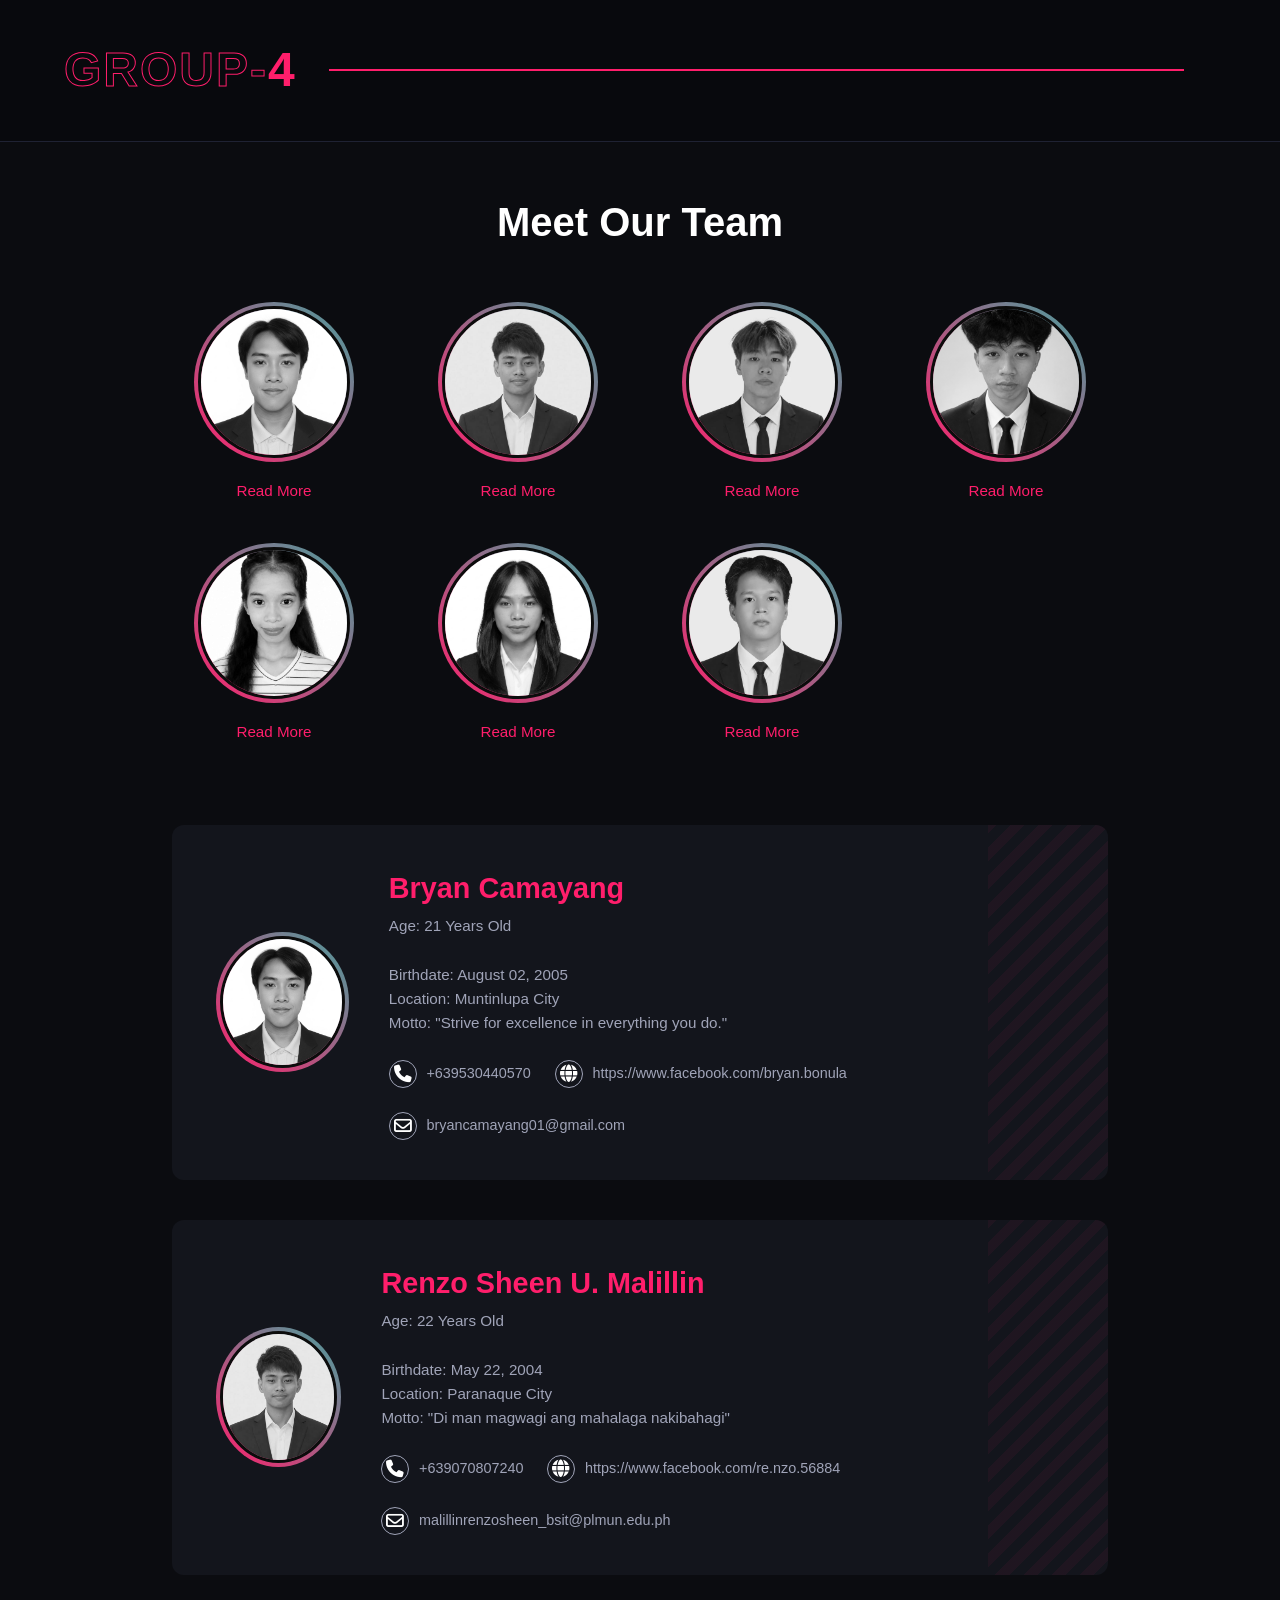
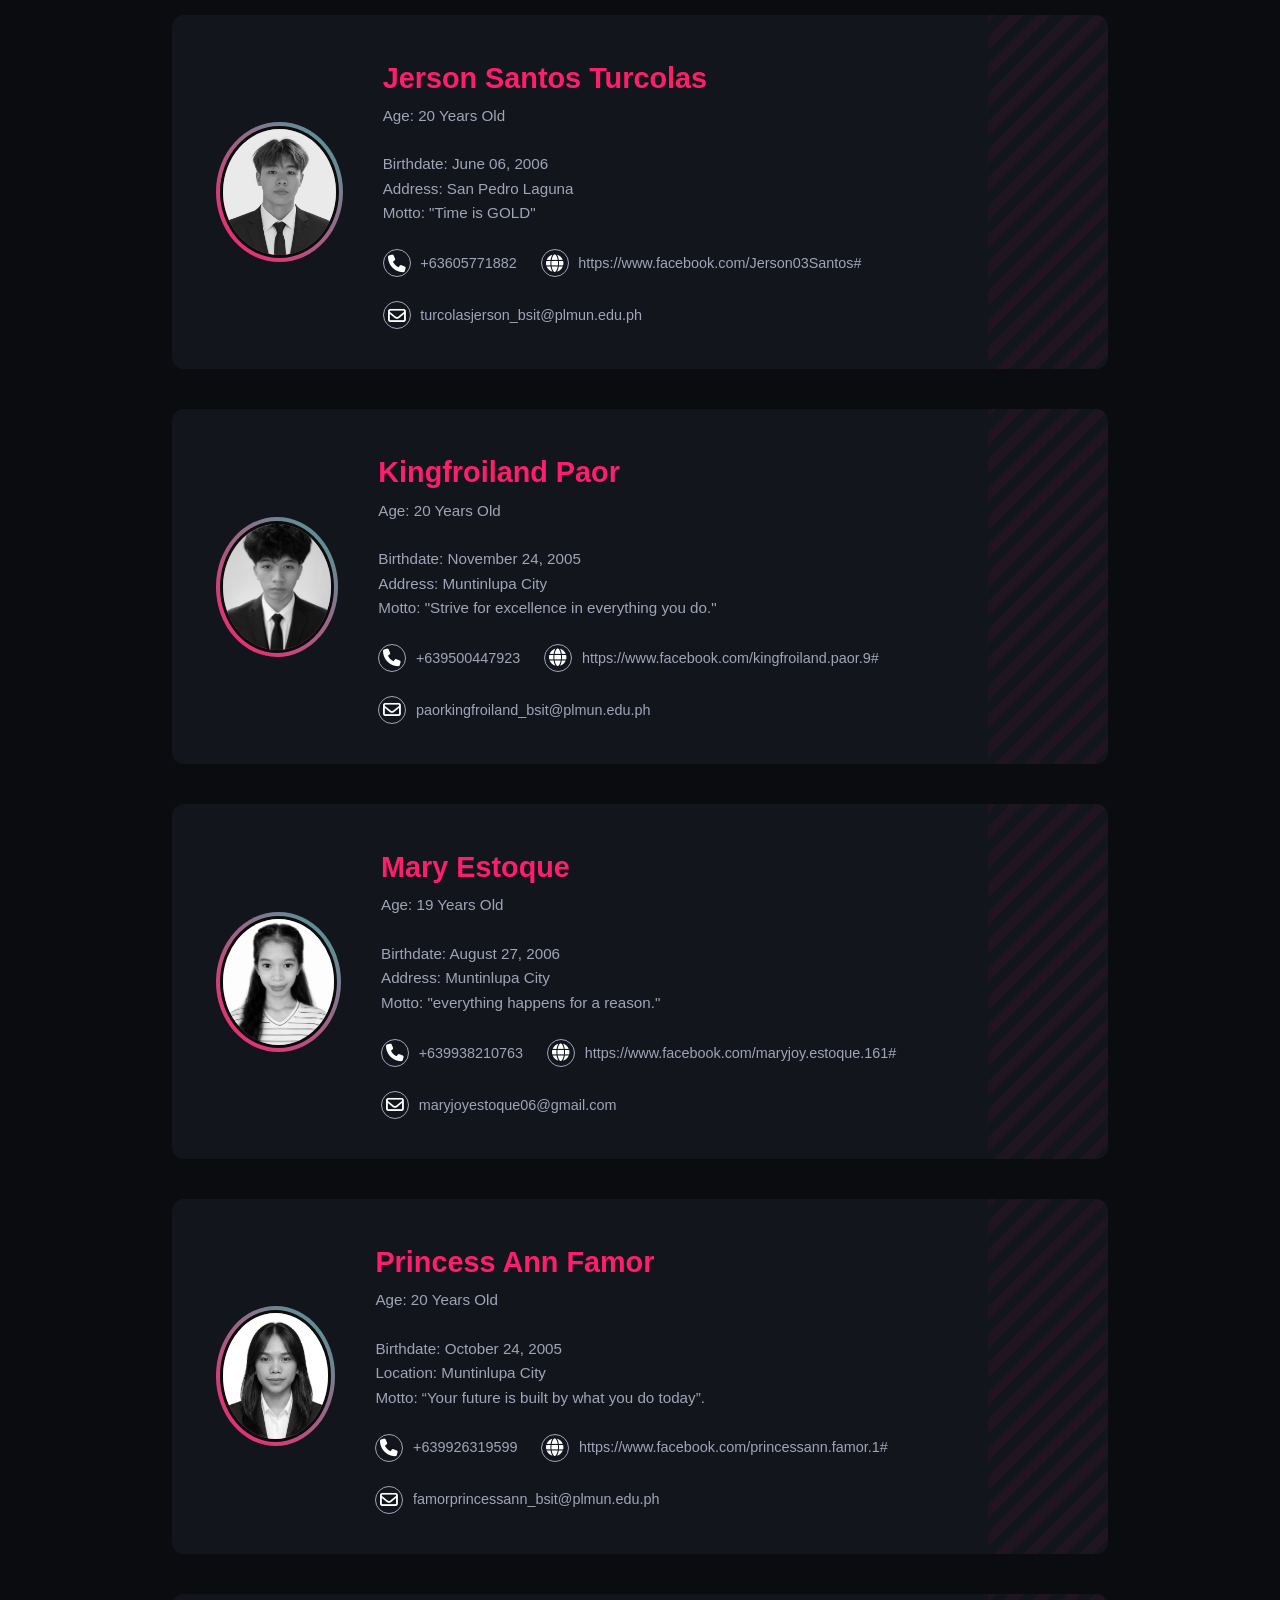
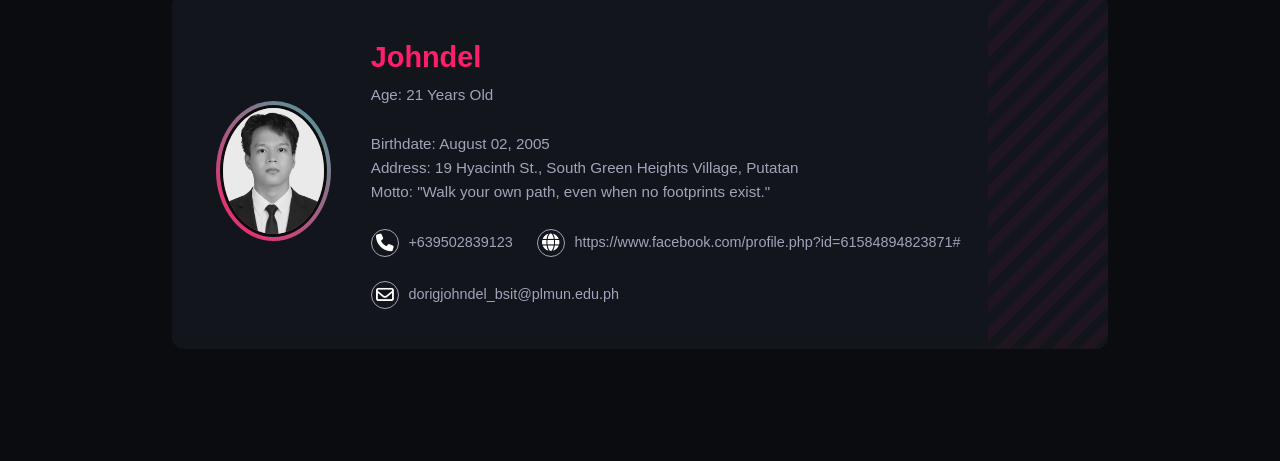
<file: Exercise #1/index.html>
<!DOCTYPE html>
<html lang="en">
<head>
    <meta charset="UTF-8">
    <meta name="viewport" content="width=device-width, initial-scale=1.0">
    <title>More Team - Meet Our Team</title>
    <!-- Font Awesome for Contact Icons -->
    <link rel="stylesheet" href="https://cdnjs.cloudflare.com/ajax/libs/font-awesome/6.4.0/css/all.min.css">
    <link rel="stylesheet" href="style.css">
    <style>

    </style>
</head>
<body>

    <!-- Header Section -->
    <header class="header">
        <div class="header-title">GROUP-<span>4</span></div>
        <div class="header-line"></div>
    </header>

    <div class="container">
        <h1 class="section-title">Meet Our Team</h1>

        <!-- Team Grid Overview -->
        <section class="team-grid">
            <!-- Grid Item 1 -->
            <div class="grid-item">
                <div class="profile-img-wrapper">
                    <img src="images/bryan.jpg" alt="Bryan Camayang">
                </div>
                <a href="#bryan-camayang" class="read-more">Read More</a>
            </div>
            <!-- Grid Item 2 -->
            <div class="grid-item">
                <div class="profile-img-wrapper">
                    <img src="images/renzo.jpg" alt="Renzo Sheen Malillin">
                </div>
                <a href="#renzo-sheen" class="read-more">Read More</a>
            </div>
            <!-- Grid Item 3 -->
            <div class="grid-item">
                <div class="profile-img-wrapper">
                    <img src="images/jerson.jpg" alt="Jerson Santos Turcolas">
                </div>
                <a href="#jerson-santos" class="read-more">Read More</a>
            </div>
            <!-- Grid Item 4 -->
            <div class="grid-item">
                <div class="profile-img-wrapper">
                    <img src="images/king.png" alt="Kingfroiland Paor">
                </div>
                <a href="#kingfroiland-paor" class="read-more">Read More</a>
            </div>
            <!-- Grid Item 5 -->
            <div class="grid-item">
                <div class="profile-img-wrapper">
                    <img src="images/mary.jpg" alt="Mary Estoque">
                </div>
                <a href="#mary-estoque" class="read-more">Read More</a>
            </div>
            <!-- Grid Item 6 -->
            <div class="grid-item">
                <div class="profile-img-wrapper">
                    <img src="images/princess.jpg" alt="Princess Famor">
                </div>
                <a href="#princess-famor" class="read-more">Read More</a>
            </div>
            <!-- Grid Item 7 -->
            <div class="grid-item">
                <div class="profile-img-wrapper">
                    <img src="images/johndel.jpg" alt="Johndel">
                </div>
                <a href="#johndel" class="read-more">Read More</a>
            </div>
        </section>

        <!-- Detailed Profiles -->
        <section class="profile-list">
            
            <!-- Detail Card 1: Bryan -->
            <div class="detail-card" id="bryan-camayang">
                <div class="profile-img-wrapper" style="width: 140px; height: 140px; margin: 0;">
                    <img src="images/bryan.jpg" alt="Bryan Camayang">
                </div>
                <div class="detail-info">
                    <h2 class="detail-name">Bryan Camayang</h2>
                    <p class="detail-bio">Age: 21 Years Old<br>
                        <br>Birthdate: August 02, 2005
                        <br>Location: Muntinlupa City
                        <br>Motto: "Strive for excellence in everything you do."
                    </p>
                    <ul class="contact-list">
                        <li><i class="fa-solid fa-phone"></i> +639530440570</li>
                        <li><i class="fa-solid fa-globe"></i> https://www.facebook.com/bryan.bonula</li>
                        <li><i class="fa-regular fa-envelope"></i> bryancamayang01@gmail.com</li>
                    </ul>
                </div>
            </div>

            <!-- Detail Card 2: Renzo -->
            <div class="detail-card" id="renzo-sheen">
                <div class="profile-img-wrapper" style="width: 140px; height: 140px; margin: 0;">
                    <img src="images/renzo.jpg" alt="Renzo Sheen Malillin">
                </div>
                <div class="detail-info">
                    <h2 class="detail-name">Renzo Sheen U. Malillin</h2>
                    <p class="detail-bio">Age: 22 Years Old<br>
                        <br>Birthdate: May 22, 2004
                        <br>Location: Paranaque City
                        <br>Motto: "Di man magwagi ang mahalaga nakibahagi"
                    </p>
                    <ul class="contact-list">
                        <li><i class="fa-solid fa-phone"></i> +639070807240</li>
                        <li><i class="fa-solid fa-globe"></i> https://www.facebook.com/re.nzo.56884</li>
                        <li><i class="fa-regular fa-envelope"></i> malillinrenzosheen_bsit@plmun.edu.ph</li>
                    </ul>
                </div>
            </div>

            <!-- Detail Card 3: Jerson -->
            <div class="detail-card" id="jerson-santos">
                <div class="profile-img-wrapper" style="width: 140px; height: 140px; margin: 0;">
                    <img src="images/jerson.jpg" alt="Jerson Santos Turcolas">
                </div>
                <div class="detail-info">
                    <h2 class="detail-name">Jerson Santos Turcolas</h2>
                    <p class="detail-bio">Age: 20 Years Old<br>
                        <br>Birthdate: June 06, 2006
                        <br>Address: San Pedro Laguna
                        <br>Motto: "Time is GOLD"
                    </p>
                    <ul class="contact-list">
                        <li><i class="fa-solid fa-phone"></i>+63605771882</li>
                        <li><i class="fa-solid fa-globe"></i> https://www.facebook.com/Jerson03Santos#
                        <li><i class="fa-regular fa-envelope"></i>turcolasjerson_bsit@plmun.edu.ph</li>
                    </ul>
                </div>
            </div>

            <!-- Detail Card 4: Kingfroiland -->
            <div class="detail-card" id="kingfroiland-paor">
                <div class="profile-img-wrapper" style="width: 140px; height: 140px; margin: 0;">
                    <img src="images/king.png" alt="Kingfroiland Paor">
                </div>
                <div class="detail-info">
                    <h2 class="detail-name">Kingfroiland Paor </h2>
                    <p class="detail-bio">Age: 20 Years Old<br>
                        <br>Birthdate: November 24, 2005
                        <br>Address: Muntinlupa City
                        <br>Motto: "Strive for excellence in everything you do."
                    </p>
                    <ul class="contact-list">
                        <li><i class="fa-solid fa-phone"></i> +639500447923</li>
                        <li><i class="fa-solid fa-globe"></i> https://www.facebook.com/kingfroiland.paor.9#</li>
                        <li><i class="fa-regular fa-envelope"></i> paorkingfroiland_bsit@plmun.edu.ph</li>
                    </ul>
                </div>
            </div>

            <!-- Detail Card 5: Mary -->
            <div class="detail-card" id="mary-estoque">
                <div class="profile-img-wrapper" style="width: 140px; height: 140px; margin: 0;">
                    <img src="images/mary.jpg" alt="Mary Estoque">
                </div>
                <div class="detail-info">
                    <h2 class="detail-name">Mary Estoque </h2>
                    <p class="detail-bio">Age: 19 Years Old<br>
                        <br>Birthdate: August 27, 2006
                        <br>Address: Muntinlupa City
                        <br>Motto: "everything happens for a reason."
                    </p>
                    <ul class="contact-list">
                        <li><i class="fa-solid fa-phone"></i>+639938210763</li>
                        <li><i class="fa-solid fa-globe"></i> https://www.facebook.com/maryjoy.estoque.161#</li>
                        <li><i class="fa-regular fa-envelope"></i>maryjoyestoque06@gmail.com</li>
                    </ul>
                </div>
            </div>

            <!-- Detail Card 6: Princess -->
            <div class="detail-card" id="princess-famor">
                <div class="profile-img-wrapper" style="width: 140px; height: 140px; margin: 0;">
                    <img src="images/princess.jpg" alt="Princess Famor">
                </div>
                <div class="detail-info">
                    <h2 class="detail-name">Princess Ann Famor</h2>
                    <p class="detail-bio">Age: 20 Years Old<br>
                        <br>Birthdate: October 24, 2005
                        <br>Location: Muntinlupa City
                        <br>Motto: “Your future is built by what you do today”.
                    </p>
                    <ul class="contact-list">
                        <li><i class="fa-solid fa-phone"></i> +639926319599</li>
                        <li><i class="fa-solid fa-globe"></i> https://www.facebook.com/princessann.famor.1#</li>
                        <li><i class="fa-regular fa-envelope"></i> famorprincessann_bsit@plmun.edu.ph</li>
                    </ul>
                </div>
            </div>

            <!-- Detail Card 7: Johndel -->
            <div class="detail-card" id="johndel">
                <div class="profile-img-wrapper" style="width: 140px; height: 140px; margin: 0;">
                    <img src="images/johndel.jpg" alt="Johndel">
                </div>
                <div class="detail-info">
                    <h2 class="detail-name">Johndel </h2>
                    <p class="detail-bio">Age: 21 Years Old<br>
                        <br>Birthdate: August 02, 2005
                        <br>Address: 19 Hyacinth St., South Green Heights Village, Putatan
                        <br>Motto: "Walk your own path, even when no footprints exist."
                    </p>
                    <ul class="contact-list">
                        <li><i class="fa-solid fa-phone"></i>+639502839123</li>
                        <li><i class="fa-solid fa-globe"></i> https://www.facebook.com/profile.php?id=61584894823871#</li>
                        <li><i class="fa-regular fa-envelope"></i>dorigjohndel_bsit@plmun.edu.ph</li>
                    </ul>
                </div>
            </div>

        </section>
    </div>

</body>
</html>
</file>
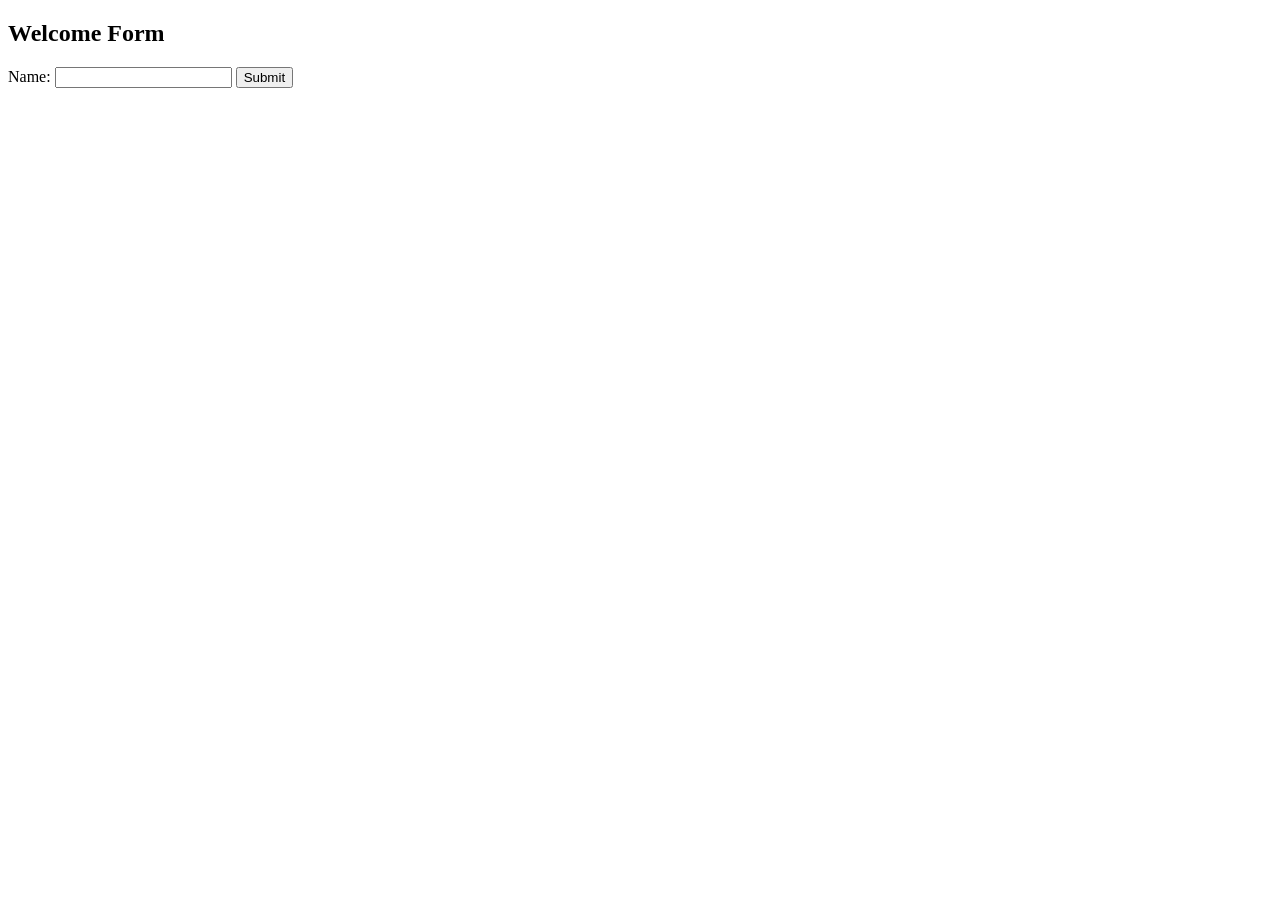
<file: FINALS Lab Exercises #1 JSON/index.html>
<!DOCTYPE html>
<html lang="en">
<head>
    <meta charset="UTF-8">
    <title>AJAX JSON Lab</title>
</head>
<body>
    <h2>Welcome Form</h2>
    <form id="ajaxForm">
        <label for="name">Name:</label>
        <input type="text" id="name" required>
        <button type="submit">Submit</button>
    </form>
    
    <p id="resultMessage" style="font-weight: bold; color: green;"></p>

    <script>
        document.getElementById('ajaxForm').addEventListener('submit', function(e) {
            e.preventDefault();
            
            const userName = document.getElementById('name').value;

            fetch('lab5_backend.php', {
                method: 'POST',
                headers: {
                    'Content-Type': 'application/json'
                },
                body: JSON.stringify({ name: userName })
            })
            .then(response => response.json())
            .then(data => {
                console.log("Raw JSON:", data);
                
                document.getElementById('resultMessage').innerText = data.message;
            })
            .catch(error => console.error('Error:', error));
        });
    </script>
</body>
</html>
</file>
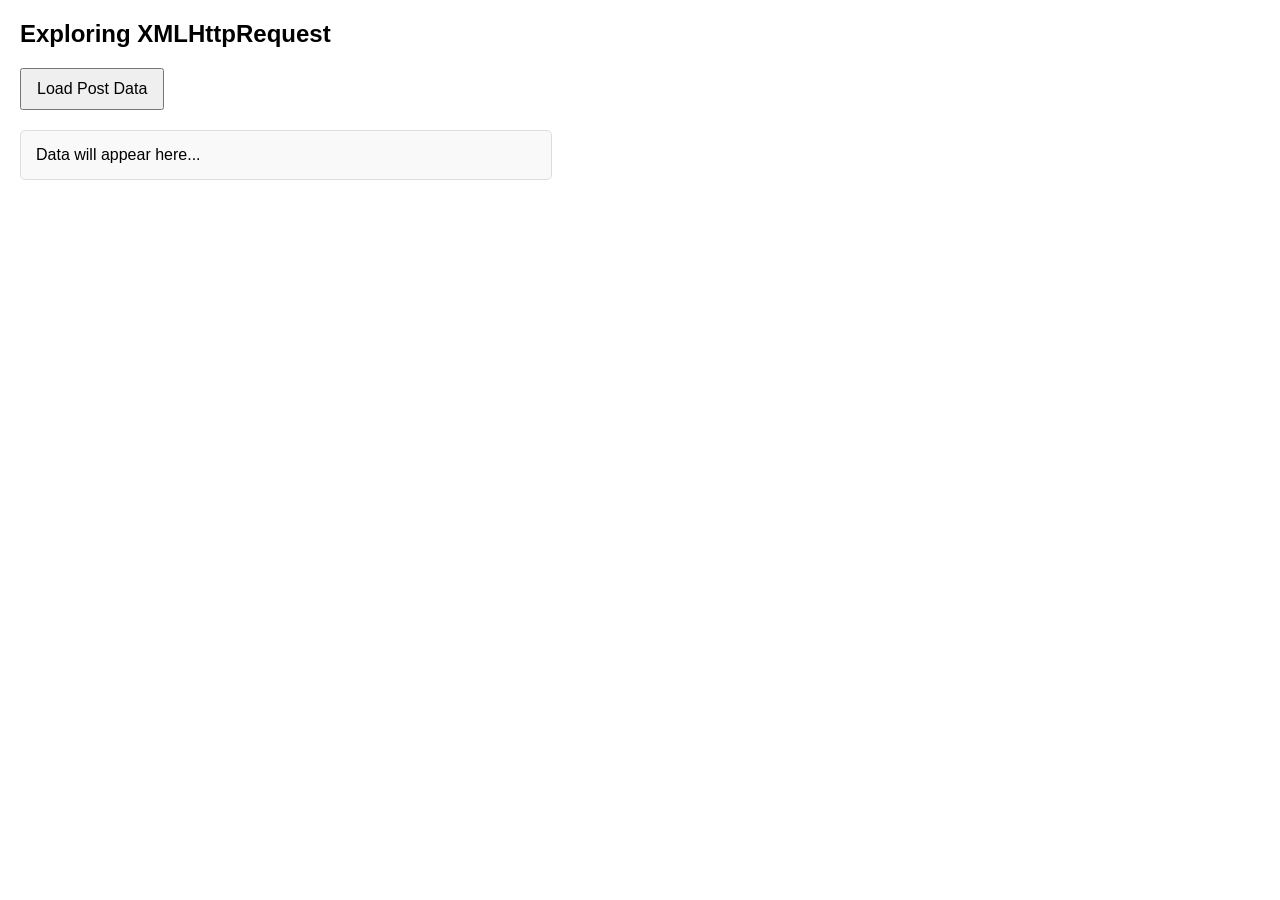
<file: Camayang_Bryan_Lab2_XMLHttpRequest/xhr-demo.html>
<!DOCTYPE html>
<html lang="en">
<head>
    <meta charset="UTF-8">
    <meta name="viewport" content="width=device-width, initial-scale=1.0">
    <title>XMLHttpRequest Lab</title>
    <style>
        body {
            font-family: Arial, sans-serif;
            margin: 20px;
        }
        button {
            padding: 10px 15px;
            font-size: 16px;
            cursor: pointer;
        }
        #output {
            margin-top: 20px;
            border: 1px solid #ddd;
            padding: 15px;
            border-radius: 5px;
            background-color: #f9f9f9;
            max-width: 500px;
        }
        .error {
            color: red;
            font-weight: bold;
        }
    </style>
</head>
<body>
    <h2>Exploring XMLHttpRequest</h2>
    <button id="loadData">Load Post Data</button>
    <div id="output">Data will appear here...</div>

    <script>
        document.getElementById("loadData").addEventListener("click", function() {
            const xhr = new XMLHttpRequest();

            xhr.onreadystatechange = function() {
                const outputDiv = document.getElementById("output");

                if (xhr.readyState === 4) {
                    if (xhr.status === 200) {
                        const data = JSON.parse(xhr.responseText);
                        outputDiv.innerHTML = `
                            <strong>Post Title:</strong> ${data.title}<br><br>
                            <strong>Content:</strong> ${data.body}
                        `;
                    } else {
                        outputDiv.innerHTML = `<span class="error">Error: ${xhr.status} - ${xhr.statusText}</span>`;
                    }
                } else if (xhr.readyState === 3) {
                    outputDiv.innerHTML = "Loading...";
                }
            };

            xhr.open("GET", "https://jsonplaceholder.typicode.com/posts/1", true);
            
            xhr.send();
        });
    </script>
</body>
</html>
</file>
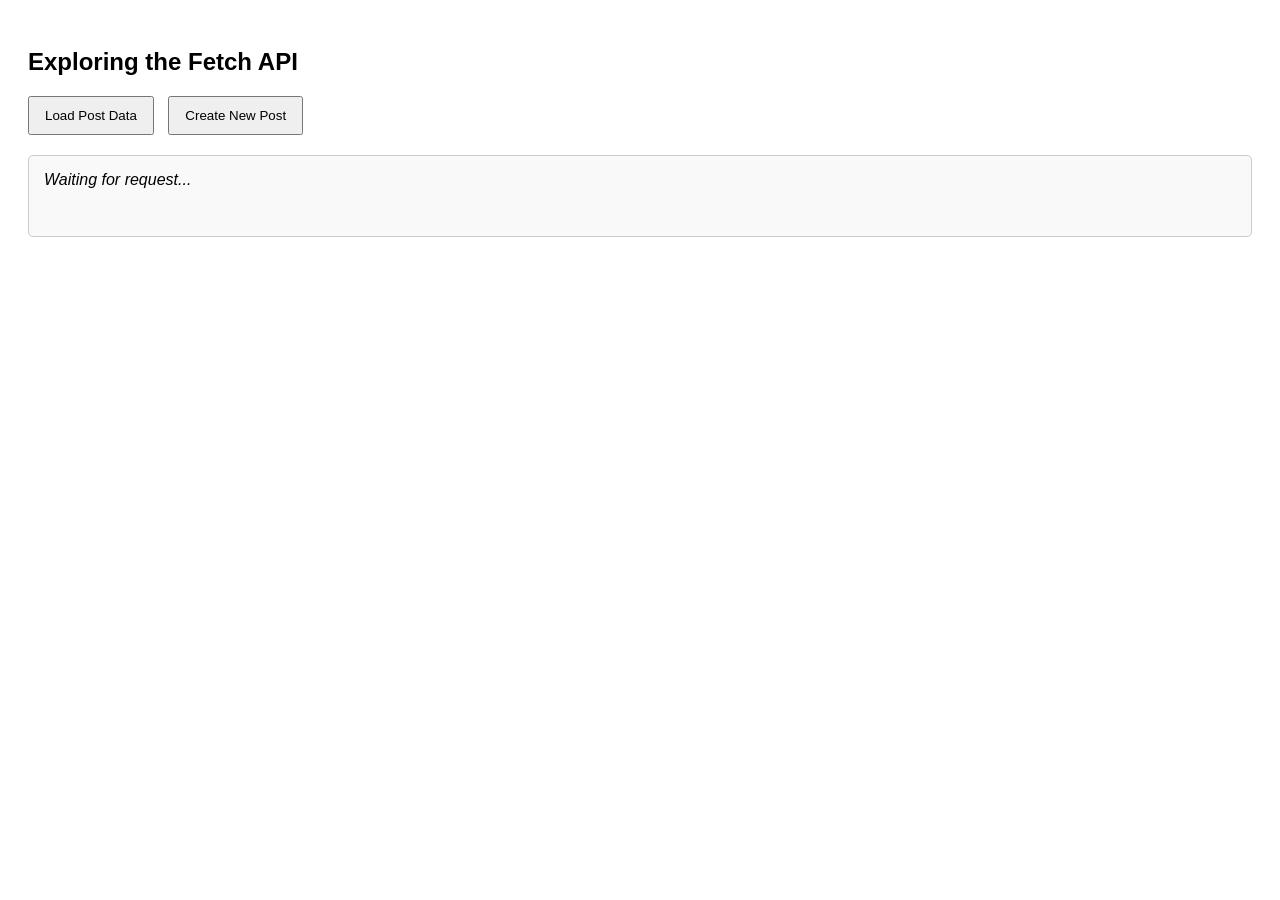
<file: Camayang_Bryan_Lab3_FetchAPI/fetch-demo.html>
<!DOCTYPE html>
<html lang="en">
<head>
    <meta charset="UTF-8">
    <meta name="viewport" content="width=device-width, initial-scale=1.0">
    <title>Fetch API Demo</title>
    <style>
        body { font-family: Arial, sans-serif; padding: 20px; }
        button { padding: 10px 15px; margin-right: 10px; cursor: pointer; }
        #output { margin-top: 20px; border: 1px solid #ccc; padding: 15px; border-radius: 5px; min-height: 50px; background-color: #f9f9f9; }
    </style>
</head>
<body>
    <h2>Exploring the Fetch API</h2>
    
    <button id="loadData">Load Post Data</button>
    <button id="createData">Create New Post</button>
    
    <div id="output"><em>Waiting for request...</em></div>

    <script>
        const output = document.getElementById("output");

        document.getElementById("loadData").addEventListener("click", function() {
            output.innerHTML = "Fetching data..."; 

            fetch("https://jsonplaceholder.typicode.com/posts/1")
                .then(response => {
                    if (!response.ok) {
                        throw new Error(`HTTP error! Status: ${response.status}`);
                    }
                    return response.json();
                })
                .then(data => {
                    output.innerHTML = `
                        <strong>Post Title:</strong> ${data.title}<br><br>
                        <strong>Content:</strong> ${data.body}
                    `;
                })
                .catch(error => {
                    output.innerHTML = `<span style="color:red;">Error: ${error.message}</span>`;
                });
        });

        document.getElementById("createData").addEventListener("click", function() {
            output.innerHTML = "Sending data...";

            fetch("https://jsonplaceholder.typicode.com/posts", {
                method: "POST",
                headers: {
                    "Content-Type": "application/json"
                },
                body: JSON.stringify({
                    title: "My New Post",
                    body: "Learning Fetch API is fun!",
                    userId: 1
                })
            })
            .then(response => {
                if (!response.ok) {
                    throw new Error(`HTTP error! Status: ${response.status}`);
                }
                return response.json();
            })
            .then(data => {
                output.innerHTML = `
                    <span style="color: green;"><strong>New Post Created!</strong></span><br><br>
                    <strong>Post ID:</strong> ${data.id}
                `;
            })
            .catch(error => {
                output.innerHTML = `<span style="color:red;">Error: ${error.message}</span>`;
            });
        });
    </script>
</body>
</html>
</file>
<file: Exercise #1/style.css>
/* CSS Variables for consistent theming */
        :root {
            --bg-color: #0b0c10;
            --card-bg: #13151c;
            --text-main: #ffffff;
            --text-muted: #a0a4b8;
            --accent-pink: #ff1e6b;
            --accent-cyan: #45a29e;
        }

        /* Reset & Base Styles */
        * {
            box-sizing: border-box;
            margin: 0;
            padding: 0;
            font-family: 'Segoe UI', Tahoma, Geneva, Verdana, sans-serif;
        }

        body {
            background-color: var(--bg-color);
            color: var(--text-main);
            line-height: 1.6;
            padding-bottom: 4rem;
        }

        /* Header Section */
        .header {
            display: flex;
            align-items: center;
            padding: 2rem 4rem;
            background-color: #08090d;
            border-bottom: 1px solid #1f2233;
        }

        .header-title {
            font-size: 3rem;
            font-weight: 900;
            color: transparent;
            -webkit-text-stroke: 1px var(--accent-pink);
            letter-spacing: 2px;
            text-transform: uppercase;
        }

        .header-title span {
            color: var(--accent-pink);
            -webkit-text-stroke: 0;
        }

        .header-line {
            flex-grow: 1;
            height: 2px;
            background-color: var(--accent-pink);
            margin: 0 2rem;
        }

        .header-logo {
            width: 70px;
            height: 70px;
            border: 2px solid var(--accent-pink);
            border-radius: 50%;
            display: flex;
            align-items: center;
            justify-content: center;
            color: var(--accent-pink);
            font-weight: bold;
            text-align: center;
            font-size: 0.8rem;
            line-height: 1.2;
            text-transform: uppercase;
        }

        /* Main Container */
        .container {
            max-width: 1000px;
            margin: 0 auto;
            padding: 3rem 2rem;
        }

        .section-title {
            text-align: center;
            font-size: 2.5rem;
            margin-bottom: 3rem;
            font-weight: 700;
        }

        /* Team Grid (Top Section) */
        .team-grid {
            display: grid;
            grid-template-columns: repeat(auto-fit, minmax(200px, 1fr));
            gap: 2.5rem;
            margin-bottom: 5rem;
        }

        .grid-item {
            text-align: center;
        }

        /* Gradient Border for Circular Images */
        .profile-img-wrapper {
            width: 160px;
            height: 160px;
            margin: 0 auto 1rem auto;
            border-radius: 50%;
            background: linear-gradient(45deg, var(--accent-pink), var(--accent-cyan));
            padding: 4px; /* Thickness of the gradient border */
        }

        .profile-img-wrapper img {
            width: 100%;
            height: 100%;
            border-radius: 50%;
            object-fit: cover;
            background-color: #222;
            border: 3px solid var(--bg-color); /* Creates separation from gradient */
            filter: grayscale(100%);
            transition: filter 0.3s ease;
        }

        .grid-item:hover .profile-img-wrapper img {
            filter: grayscale(0%);
        }

        .read-more {
            color: var(--accent-pink);
            text-decoration: none;
            font-size: 0.95rem;
            font-weight: 500;
            transition: color 0.3s ease;
        }

        .read-more:hover {
            color: var(--accent-cyan);
            text-decoration: underline;
        }

        /* Detailed Profiles Section */
        .profile-list {
            display: flex;
            flex-direction: column;
            gap: 2.5rem;
        }

        .detail-card {
            display: flex;
            background-color: var(--card-bg);
            padding: 2.5rem;
            border-radius: 12px;
            gap: 2.5rem;
            align-items: center;
            position: relative;
            overflow: hidden;
            border-left: 4px solid transparent;
            transition: border-color 0.3s ease;
        }

        .detail-card:hover {
            border-left: 4px solid var(--accent-pink);
        }

        /* Decorative Background Pattern */
        .detail-card::before {
            content: '';
            position: absolute;
            top: 0;
            right: 0;
            width: 120px;
            height: 100%;
            background: repeating-linear-gradient(
                -45deg,
                transparent,
                transparent 10px,
                rgba(255, 30, 107, 0.05) 10px,
                rgba(255, 30, 107, 0.05) 20px
            );
            pointer-events: none;
        }

        .detail-info {
            flex-grow: 1;
            z-index: 1;
        }

        .detail-name {
            color: var(--accent-pink);
            font-size: 1.8rem;
            margin-bottom: 0.2rem;
            font-weight: 700;
        }

        .detail-title {
            color: var(--accent-cyan);
            font-size: 1rem;
            margin-bottom: 1.2rem;
            font-weight: 500;
        }

        .detail-bio {
            color: var(--text-muted);
            margin-bottom: 1.5rem;
            font-size: 0.95rem;
        }

        .contact-list {
            display: flex;
            gap: 1.5rem;
            flex-wrap: wrap;
            list-style: none;
        }

        .contact-list li {
            display: flex;
            align-items: center;
            gap: 0.6rem;
            color: var(--text-muted);
            font-size: 0.9rem;
        }

        .contact-list i {
            color: var(--text-main);
            font-size: 1.1rem;
            border: 1px solid var(--text-muted);
            border-radius: 50%;
            padding: 6px;
            width: 28px;
            height: 28px;
            display: flex;
            align-items: center;
            justify-content: center;
        }

        /* Responsive Design */
        @media (max-width: 768px) {
            .header {
                padding: 1.5rem;
                flex-wrap: wrap;
            }
            .header-title {
                font-size: 2rem;
            }
            .header-line {
                display: none;
            }
            .header-logo {
                margin-left: auto;
            }
            .detail-card {
                flex-direction: column;
                text-align: center;
                padding: 2rem 1.5rem;
            }
            .contact-list {
                justify-content: center;
            }
        }
</file>
